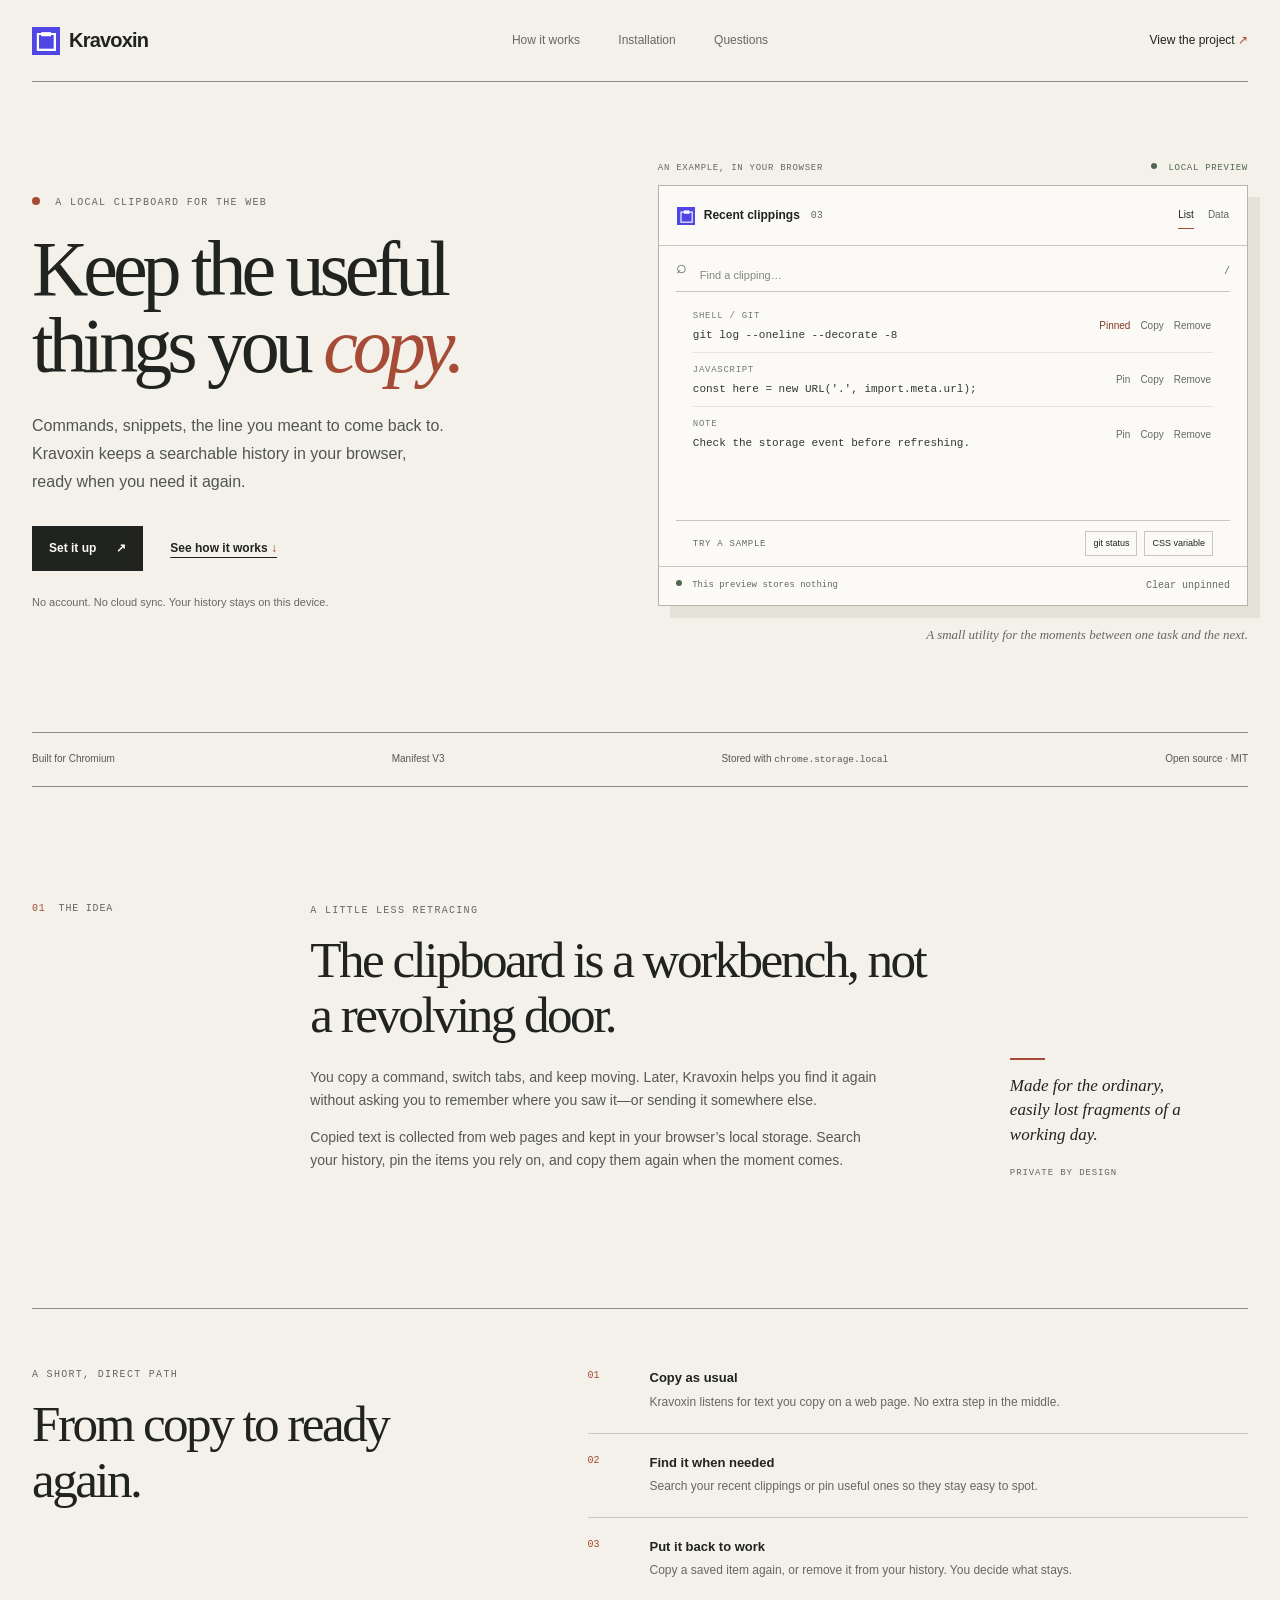
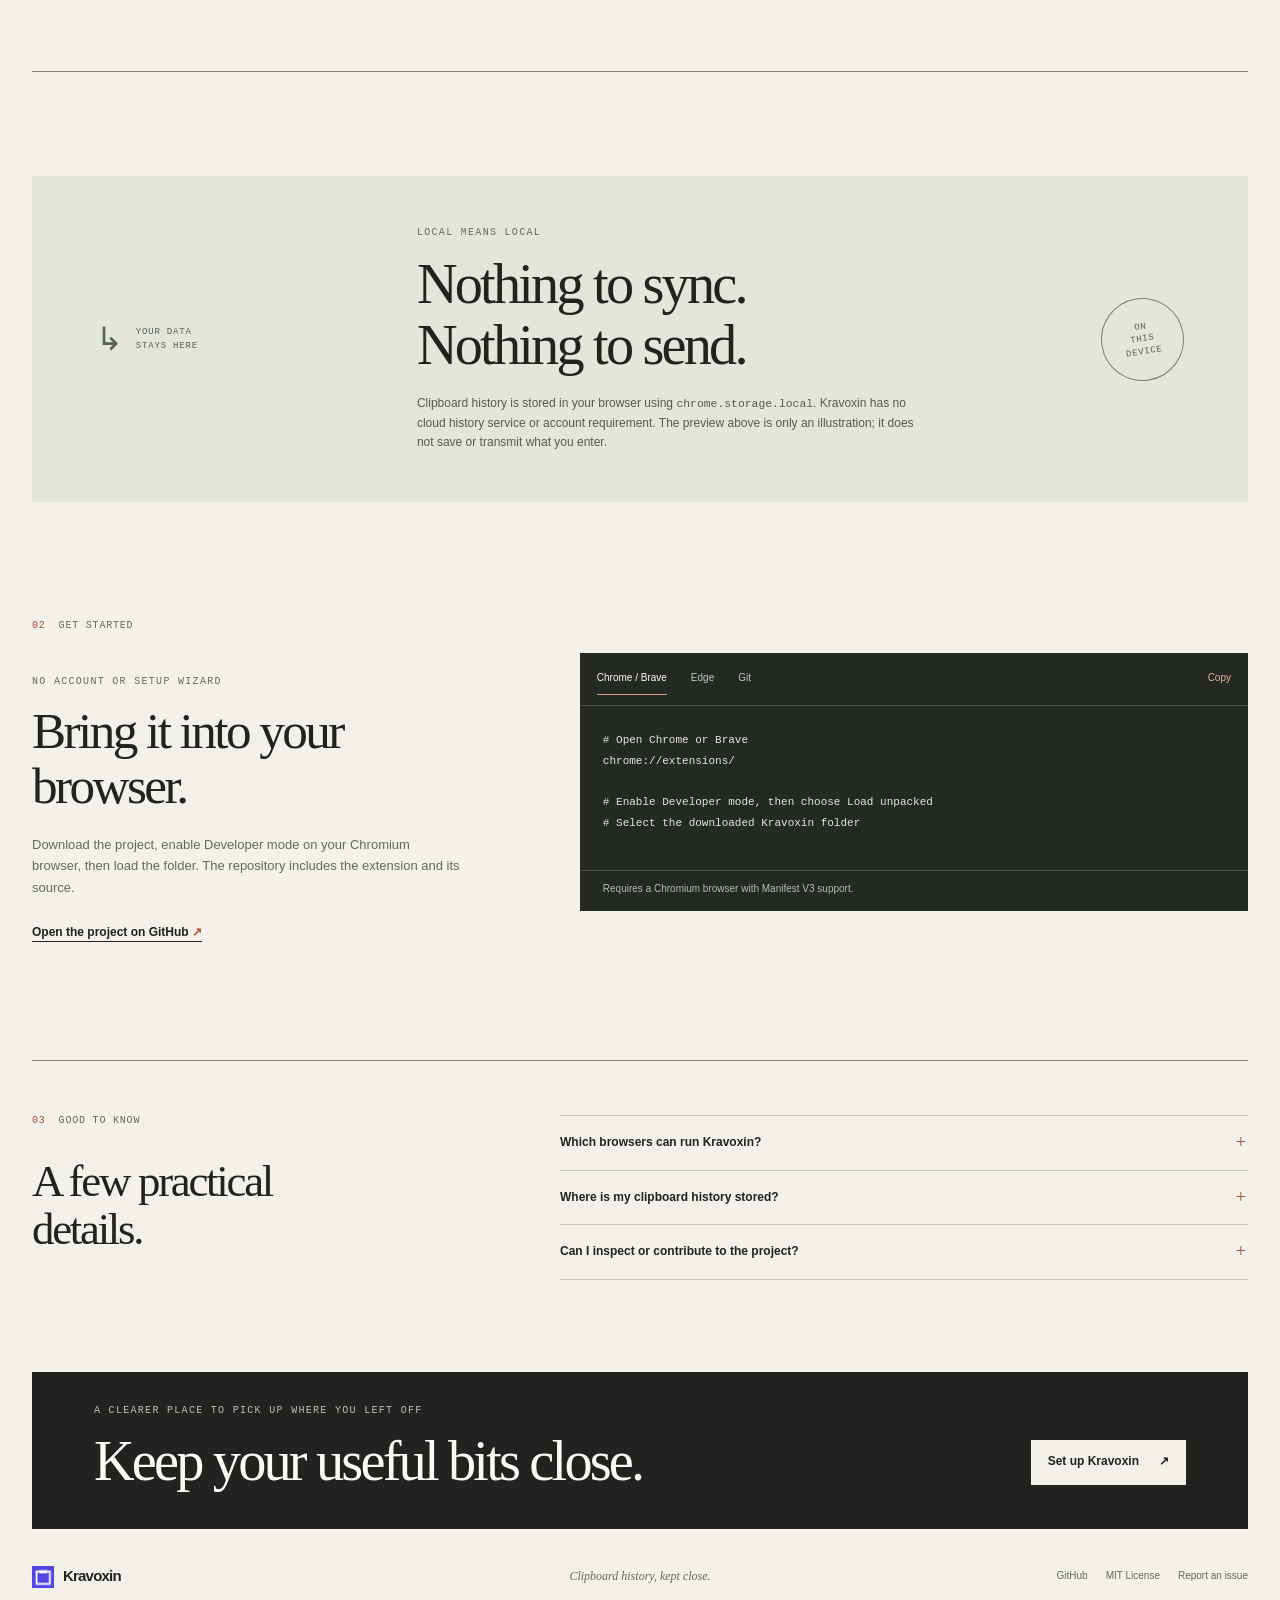
<file: index.html>
<!doctype html>
<html lang="en">
<head>
  <meta charset="utf-8">
  <meta name="viewport" content="width=device-width, initial-scale=1">
  <title>Kravoxin — A quieter place for what you copy</title>
  <meta name="description" content="Keep the commands, notes, and code you copy close at hand. Kravoxin is a private, local-first clipboard history extension for Chromium browsers.">
  <meta name="theme-color" content="#f3f1e9">
  <meta property="og:type" content="website">
  <meta property="og:title" content="Kravoxin — A quieter place for what you copy">
  <meta property="og:description" content="A private, local-first clipboard history for the browser.">
  <meta property="og:image" content="assets/banner.png">
  <link rel="icon" type="image/png" href="assets/icons/icon48.png">
  <link rel="canonical" href="https://rohan-shridhar.github.io/Kravoxin/">
  <link rel="stylesheet" href="style.css">
</head>
<body>
  <a class="skip-link" href="#main">Skip to content</a>

  <div class="page-shell">
    <header class="site-header">
      <a class="wordmark" href="#top" aria-label="Kravoxin home">
        <img src="assets/icons/icon48.png" alt="" width="28" height="28">
        <span>Kravoxin</span>
      </a>
      <nav class="site-nav" aria-label="Main navigation">
        <a href="#how-it-works">How it works</a>
        <a href="#install">Installation</a>
        <a href="#questions">Questions</a>
      </nav>
      <a class="header-link" href="https://github.com/Rohan-Shridhar/Kravoxin" target="_blank" rel="noopener noreferrer">
        View the project <span aria-hidden="true">↗</span>
      </a>
    </header>

    <main id="main">
      <section class="hero" id="top" aria-labelledby="hero-title">
        <div class="hero-copy">
          <p class="kicker"><span class="status-mark" aria-hidden="true"></span> A LOCAL CLIPBOARD FOR THE WEB</p>
          <h1 id="hero-title">Keep the useful things you <em>copy.</em></h1>
          <p class="hero-description">Commands, snippets, the line you meant to come back to. Kravoxin keeps a searchable history in your browser, ready when you need it again.</p>
          <div class="hero-actions">
            <a class="button button-dark" href="#install">Set it up <span aria-hidden="true">↗</span></a>
            <a class="text-link" href="#how-it-works">See how it works <span aria-hidden="true">↓</span></a>
          </div>
          <p class="hero-note">No account. No cloud sync. Your history stays on this device.</p>
        </div>

        <div class="preview-wrap" aria-label="Interactive example of the Kravoxin clipboard">
          <div class="preview-caption">
            <span>AN EXAMPLE, IN YOUR BROWSER</span>
            <span class="live-note"><i aria-hidden="true"></i> LOCAL PREVIEW</span>
          </div>
          <div class="clipboard">
            <div class="clipboard-head">
              <div class="clipboard-title">
                <img src="assets/icons/icon16.png" alt="" width="18" height="18">
                <span>Recent clippings</span>
                <span class="item-count" id="item-count">03</span>
              </div>
              <div class="view-switch" role="tablist" aria-label="Preview format">
                <button class="view-tab is-active" id="list-tab" type="button" role="tab" aria-selected="true" aria-controls="list-panel">List</button>
                <button class="view-tab" id="data-tab" type="button" role="tab" aria-selected="false" aria-controls="data-panel">Data</button>
              </div>
            </div>

            <div class="preview-search" id="list-panel" role="tabpanel" aria-labelledby="list-tab">
              <label class="sr-only" for="snippet-search">Search example clippings</label>
              <span class="search-mark" aria-hidden="true">⌕</span>
              <input id="snippet-search" type="search" placeholder="Find a clipping…" autocomplete="off">
              <kbd>/</kbd>
              <ol class="snippet-list" id="snippet-list" aria-live="polite"></ol>
              <div class="preview-add">
                <span>TRY A SAMPLE</span>
                <button type="button" class="sample-button" data-sample="git">git status</button>
                <button type="button" class="sample-button" data-sample="css">CSS variable</button>
              </div>
            </div>

            <pre class="data-panel" id="data-panel" role="tabpanel" aria-labelledby="data-tab" hidden><code id="data-output"></code></pre>
            <div class="clipboard-foot">
              <span><i aria-hidden="true"></i> This preview stores nothing</span>
              <button type="button" id="clear-unpinned">Clear unpinned</button>
            </div>
          </div>
          <p class="preview-aside">A small utility for the moments between one task and the next.</p>
        </div>
      </section>

      <div class="fact-line" aria-label="Product details">
        <span>Built for Chromium</span>
        <span>Manifest V3</span>
        <span>Stored with <code>chrome.storage.local</code></span>
        <span>Open source · MIT</span>
      </div>

      <section class="story-section" id="how-it-works" aria-labelledby="story-title">
        <div class="section-index">
          <span>01</span>
          <span>THE IDEA</span>
        </div>
        <div class="story-copy">
          <p class="kicker">A LITTLE LESS RETRACING</p>
          <h2 id="story-title">The clipboard is a workbench, not a revolving door.</h2>
          <p>You copy a command, switch tabs, and keep moving. Later, Kravoxin helps you find it again without asking you to remember where you saw it—or sending it somewhere else.</p>
          <p>Copied text is collected from web pages and kept in your browser’s local storage. Search your history, pin the items you rely on, and copy them again when the moment comes.</p>
        </div>
        <aside class="margin-note">
          <span class="note-rule" aria-hidden="true"></span>
          <p>Made for the ordinary, easily lost fragments of a working day.</p>
          <span class="note-credit">PRIVATE BY DESIGN</span>
        </aside>
      </section>

      <section class="process-section" aria-labelledby="process-title">
        <div class="process-heading">
          <p class="kicker">A SHORT, DIRECT PATH</p>
          <h2 id="process-title">From copy to ready again.</h2>
        </div>
        <ol class="process-list">
          <li>
            <span class="process-number">01</span>
            <div><h3>Copy as usual</h3><p>Kravoxin listens for text you copy on a web page. No extra step in the middle.</p></div>
          </li>
          <li>
            <span class="process-number">02</span>
            <div><h3>Find it when needed</h3><p>Search your recent clippings or pin useful ones so they stay easy to spot.</p></div>
          </li>
          <li>
            <span class="process-number">03</span>
            <div><h3>Put it back to work</h3><p>Copy a saved item again, or remove it from your history. You decide what stays.</p></div>
          </li>
        </ol>
      </section>

      <section class="privacy-section" aria-labelledby="privacy-title">
        <div class="privacy-label">
          <span class="privacy-symbol" aria-hidden="true">↳</span>
          <span>YOUR DATA<br>STAYS HERE</span>
        </div>
        <div class="privacy-copy">
          <p class="kicker">LOCAL MEANS LOCAL</p>
          <h2 id="privacy-title">Nothing to sync.<br>Nothing to send.</h2>
          <p>Clipboard history is stored in your browser using <code>chrome.storage.local</code>. Kravoxin has no cloud history service or account requirement. The preview above is only an illustration; it does not save or transmit what you enter.</p>
        </div>
        <div class="privacy-stamp" aria-label="Stored on this device">ON<br>THIS<br>DEVICE</div>
      </section>

      <section class="install-section" id="install" aria-labelledby="install-title">
        <div class="install-intro">
          <div class="section-index">
            <span>02</span>
            <span>GET STARTED</span>
          </div>
          <p class="kicker">NO ACCOUNT OR SETUP WIZARD</p>
          <h2 id="install-title">Bring it into your browser.</h2>
          <p>Download the project, enable Developer mode on your Chromium browser, then load the folder. The repository includes the extension and its source.</p>
          <a class="text-link" href="https://github.com/Rohan-Shridhar/Kravoxin" target="_blank" rel="noopener noreferrer">Open the project on GitHub <span aria-hidden="true">↗</span></a>
        </div>

        <div class="install-console">
          <div class="console-head">
            <div class="console-tabs" role="group" aria-label="Choose browser installation instructions">
              <button type="button" data-os="chrome" aria-pressed="true">Chrome / Brave</button>
              <button type="button" data-os="edge" aria-pressed="false">Edge</button>
              <button type="button" data-os="git" aria-pressed="false">Git</button>
            </div>
            <button type="button" class="copy-button" data-copy="commands" aria-label="Copy installation instructions">Copy</button>
          </div>
          <pre class="console-code"><code id="commands"># Open Chrome or Brave
chrome://extensions/

# Enable Developer mode, then choose Load unpacked
# Select the downloaded Kravoxin folder</code></pre>
          <p class="console-foot">Requires a Chromium browser with Manifest V3 support.</p>
        </div>
      </section>

      <section class="faq-section" id="questions" aria-labelledby="faq-title">
        <div class="faq-intro">
          <div class="section-index">
            <span>03</span>
            <span>GOOD TO KNOW</span>
          </div>
          <h2 id="faq-title">A few practical details.</h2>
        </div>
        <div class="faq-list">
          <details>
            <summary>Which browsers can run Kravoxin?</summary>
            <p>Kravoxin is built for modern Chromium-based browsers that support Manifest V3, including Chrome, Brave, and Microsoft Edge.</p>
          </details>
          <details>
            <summary>Where is my clipboard history stored?</summary>
            <p>In your browser’s local extension storage. The landing-page preview is separate and does not persist any sample data.</p>
          </details>
          <details>
            <summary>Can I inspect or contribute to the project?</summary>
            <p>Yes. The source and contribution information are available in the <a href="https://github.com/Rohan-Shridhar/Kravoxin" target="_blank" rel="noopener noreferrer">public GitHub repository</a>.</p>
          </details>
        </div>
      </section>

      <section class="closing" aria-labelledby="closing-title">
        <p class="kicker">A CLEARER PLACE TO PICK UP WHERE YOU LEFT OFF</p>
        <div class="closing-row">
          <h2 id="closing-title">Keep your useful bits close.</h2>
          <a class="button button-light" href="#install">Set up Kravoxin <span aria-hidden="true">↗</span></a>
        </div>
      </section>
    </main>

    <footer class="site-footer">
      <a class="wordmark" href="#top">
        <img src="assets/icons/icon48.png" alt="" width="24" height="24">
        <span>Kravoxin</span>
      </a>
      <p>Clipboard history, kept close.</p>
      <div class="footer-links">
        <a href="https://github.com/Rohan-Shridhar/Kravoxin" target="_blank" rel="noopener noreferrer">GitHub</a>
        <a href="https://github.com/Rohan-Shridhar/Kravoxin/blob/main/LICENSE" target="_blank" rel="noopener noreferrer">MIT License</a>
        <a href="https://github.com/Rohan-Shridhar/Kravoxin/issues" target="_blank" rel="noopener noreferrer">Report an issue</a>
      </div>
    </footer>
  </div>

  <div class="sr-only" role="status" aria-live="polite" id="page-status"></div>
  <script src="script.js"></script>
</body>
</html>
</file>
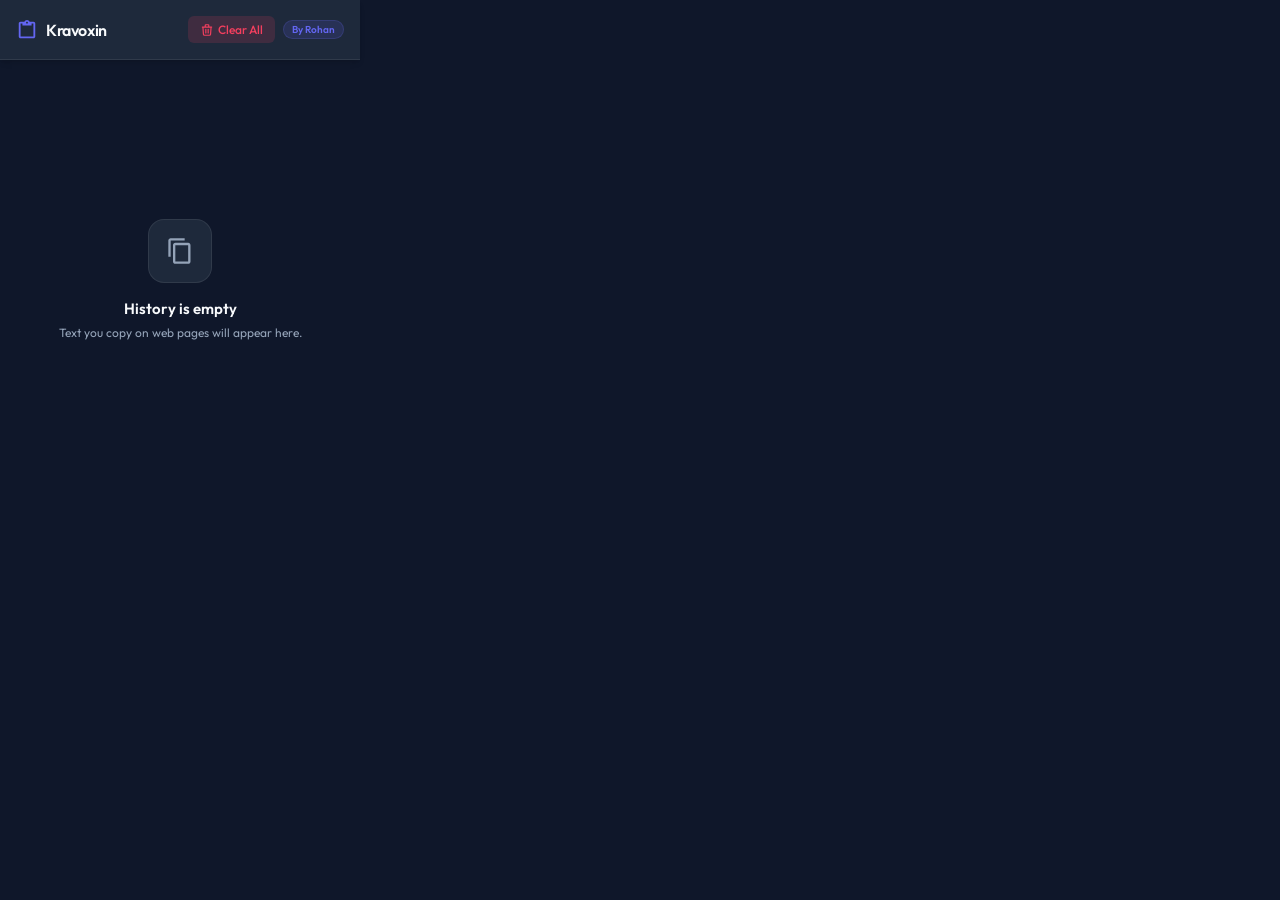
<file: popup/popup.html>
<!DOCTYPE html>
<html lang="en">
<head>
  <meta charset="UTF-8">
  <meta name="viewport" content="width=device-width, initial-scale=1.0">
  <title>Kravoxin</title>
  <link rel="preconnect" href="https://fonts.googleapis.com">
  <link rel="preconnect" href="https://fonts.gstatic.com" crossorigin>
  <link href="https://fonts.googleapis.com/css2?family=Outfit:wght@300;400;500;600;700&display=swap" rel="stylesheet">
  <link rel="stylesheet" href="popup.css">
</head>
<body>
  <div class="app-container">
    <header class="app-header">
      <div class="logo-area">
        <svg class="header-icon" viewBox="0 0 24 24" fill="none" xmlns="http://www.w3.org/2000/svg">
          <path d="M19 3H14.82C14.4 1.84 13.3 1 12 1C10.7 1 9.6 1.84 9.18 3H5C3.9 3 3 3.9 3 5V19C3 20.1 3.9 21 5 21H19C20.1 21 21 20.1 21 19V5C21 3.9 20.1 3 19 3ZM12 3C12.55 3 13 3.45 13 4C13 4.55 12.55 5 12 5C11.45 5 11 4.55 11 4C11 3.45 11.45 3 12 3ZM19 19H5V5H7V7H17V5H19V19Z" fill="currentColor"/>
        </svg>
        <h1>Kravoxin</h1>
      </div>
      <div class="header-actions">
        <button id="clear-all-btn" class="btn btn-clear-all" title="Clear all non-favorites">
          <svg fill="none" stroke="currentColor" stroke-width="2" viewBox="0 0 24 24" xmlns="http://www.w3.org/2000/svg">
            <path stroke-linecap="round" stroke-linejoin="round" d="M19 7l-.867 12.142A2 2 0 0116.138 21H7.862a2 2 0 01-1.995-1.858L5 7m5 4v6m4-6v6m1-10V4a1 1 0 00-1-1h-4a1 1 0 00-1 1v3M4 7h16"></path>
          </svg>
          <span>Clear All</span>
        </button>
        <a href="https://rohan-mirjankar.carrd.co/" target="_blank" class="badge">By Rohan</a>
      </div>
    </header>

    <main class="app-main">
      <div id="empty-state" class="empty-state">
        <div class="empty-icon-container">
          <svg class="empty-icon" viewBox="0 0 24 24" fill="none" xmlns="http://www.w3.org/2000/svg">
            <path d="M16 1H4C2.9 1 2 1.9 2 3V17H4V3H16V1ZM19 5H8C6.9 5 6 5.9 6 7V21C6 22.1 6.9 23 8 23H19C20.1 23 21 22.1 21 21V7C21 5.9 20.1 5 19 5ZM19 21H8V7H19V21Z" fill="currentColor"/>
          </svg>
        </div>
        <p class="empty-title">History is empty</p>
        <p class="empty-subtitle">Text you copy on web pages will appear here.</p>
      </div>

      <ul id="history-list" class="history-list">
        <!-- Dynamic items will be inserted here -->
      </ul>
    </main>

    <div id="status-message" class="status-message" role="status" aria-live="polite"></div>
  </div>

  <script src="../scripts/storage.js"></script>
  <script src="popup.js"></script>
</body>
</html>
</file>
<file: style.css>
:root {
  color-scheme: light;
  --paper: #f3f1e9;
  --paper-deep: #e9e6dc;
  --surface: #fbfaf6;
  --ink: #20231f;
  --muted: #656960;
  --line: #c9c8bd;
  --line-dark: #898b80;
  --rust: #a64b35;
  --rust-dark: #813824;
  --green: #52654e;
  --mono: "SFMono-Regular", Consolas, "Liberation Mono", monospace;
  --sans: "Segoe UI", "Helvetica Neue", Arial, sans-serif;
  --serif: Georgia, "Times New Roman", serif;
}

* {
  box-sizing: border-box;
}

html {
  scroll-behavior: smooth;
  scroll-padding-top: 24px;
}

body {
  margin: 0;
  background: var(--paper);
  color: var(--ink);
  font-family: var(--sans);
  font-size: 15px;
  line-height: 1.65;
  -webkit-font-smoothing: antialiased;
}

button,
input {
  font: inherit;
}

button,
a {
  -webkit-tap-highlight-color: transparent;
}

a {
  color: inherit;
  text-underline-offset: 4px;
}

button:focus-visible,
a:focus-visible,
input:focus-visible,
summary:focus-visible {
  outline: 2px solid var(--rust);
  outline-offset: 4px;
}

.page-shell {
  width: min(100% - 64px, 1360px);
  margin-inline: auto;
}

.skip-link {
  position: absolute;
  top: -60px;
  left: 16px;
  z-index: 5;
  padding: 8px 12px;
  background: var(--ink);
  color: var(--surface);
}

.skip-link:focus {
  top: 12px;
}

.sr-only {
  position: absolute;
  width: 1px;
  height: 1px;
  padding: 0;
  margin: -1px;
  overflow: hidden;
  clip: rect(0, 0, 0, 0);
  white-space: nowrap;
  border: 0;
}

.site-header {
  min-height: 82px;
  display: grid;
  grid-template-columns: 1fr auto 1fr;
  align-items: center;
  gap: 24px;
  border-bottom: 1px solid var(--line-dark);
}

.wordmark {
  width: fit-content;
  display: inline-flex;
  align-items: center;
  gap: 9px;
  font-size: 20px;
  font-weight: 700;
  letter-spacing: -0.8px;
  text-decoration: none;
}

.wordmark img {
  display: block;
}

.site-nav,
.footer-links {
  display: flex;
  align-items: center;
  gap: clamp(18px, 3vw, 42px);
}

.site-nav a,
.header-link,
.footer-links a {
  font-size: 12px;
  text-decoration: none;
}

.site-nav a {
  color: var(--muted);
}

.site-nav a:hover,
.footer-links a:hover {
  color: var(--rust-dark);
}

.header-link {
  justify-self: end;
}

.header-link span,
.text-link span {
  color: var(--rust);
}

.hero {
  min-height: 650px;
  display: grid;
  grid-template-columns: minmax(0, 0.94fr) minmax(440px, 1.06fr);
  align-items: center;
  gap: clamp(48px, 8vw, 128px);
  padding-block: 74px 82px;
}

.hero-copy {
  max-width: 570px;
  padding-block: 20px;
}

.kicker {
  margin: 0 0 20px;
  color: var(--muted);
  font: 10px/1.5 var(--mono);
  letter-spacing: 0.13em;
  text-transform: uppercase;
}

.status-mark {
  width: 8px;
  height: 8px;
  display: inline-block;
  margin-right: 8px;
  background: var(--rust);
  border-radius: 50%;
}

h1,
h2,
h3,
p {
  overflow-wrap: break-word;
}

h1 {
  max-width: 580px;
  margin: 0;
  font: 400 clamp(54px, 6.1vw, 88px)/0.99 var(--serif);
  letter-spacing: -0.065em;
}

h1 em {
  color: var(--rust);
  font-weight: 400;
}

.hero-description {
  max-width: 415px;
  margin: 28px 0 0;
  color: #51564e;
  font-size: 16px;
  line-height: 1.75;
}

.hero-actions {
  display: flex;
  align-items: center;
  gap: 27px;
  margin-top: 30px;
}

.button {
  min-height: 45px;
  display: inline-flex;
  align-items: center;
  justify-content: center;
  gap: 20px;
  padding: 10px 17px;
  font-size: 12px;
  font-weight: 600;
  text-decoration: none;
  transition: background-color 140ms ease, color 140ms ease;
}

.button-dark {
  background: var(--ink);
  color: var(--surface);
}

.button-dark:hover {
  background: var(--rust-dark);
}

.text-link {
  font-size: 12px;
  font-weight: 600;
  text-decoration-thickness: 1px;
  text-underline-offset: 5px;
}

.hero-note {
  margin: 22px 0 0;
  color: var(--muted);
  font-size: 11px;
}

.preview-wrap {
  max-width: 630px;
  justify-self: end;
  width: 100%;
}

.preview-caption,
.clipboard-foot {
  display: flex;
  align-items: center;
  justify-content: space-between;
  gap: 12px;
  color: var(--muted);
  font: 9px/1.5 var(--mono);
  letter-spacing: 0.08em;
}

.preview-caption {
  padding: 0 0 10px;
}

.live-note {
  color: var(--green);
}

.live-note i,
.clipboard-foot > span i {
  width: 6px;
  height: 6px;
  display: inline-block;
  margin-right: 5px;
  background: var(--green);
  border-radius: 50%;
  vertical-align: 1px;
}

.clipboard {
  border: 1px solid #b5b6ab;
  background: var(--surface);
  box-shadow: 12px 12px 0 #e4e1d7;
}

.clipboard-head {
  min-height: 60px;
  display: flex;
  align-items: center;
  justify-content: space-between;
  gap: 16px;
  padding: 12px 18px;
  border-bottom: 1px solid var(--line);
}

.clipboard-title {
  display: flex;
  align-items: center;
  gap: 9px;
  font-size: 12px;
  font-weight: 650;
}

.clipboard-title img {
  display: block;
}

.item-count {
  margin-left: 2px;
  color: var(--muted);
  font: 10px var(--mono);
}

.view-switch {
  display: flex;
  gap: 14px;
}

.view-tab {
  padding: 5px 0;
  border: 0;
  border-bottom: 1px solid transparent;
  background: transparent;
  color: var(--muted);
  font-size: 10px;
  cursor: pointer;
}

.view-tab.is-active {
  border-color: var(--rust);
  color: var(--ink);
}

.preview-search {
  padding: 12px 17px 0;
}

.search-mark {
  position: absolute;
  color: var(--muted);
  font-size: 18px;
  line-height: 1;
}

.preview-search input {
  width: 100%;
  min-height: 34px;
  padding: 0 36px 0 24px;
  border: 0;
  border-bottom: 1px solid var(--line);
  border-radius: 0;
  background: transparent;
  color: var(--ink);
  font-size: 11px;
}

.preview-search input::placeholder {
  color: #85877e;
}

kbd {
  float: right;
  margin-top: -26px;
  color: var(--muted);
  font: 10px var(--mono);
}

.snippet-list {
  min-height: 228px;
  margin: 0;
  padding: 7px 17px 0;
  list-style: none;
}

.snippet-row {
  display: grid;
  grid-template-columns: minmax(0, 1fr) auto;
  gap: 10px;
  padding: 11px 0 9px;
  border-bottom: 1px solid #e6e5dc;
}

.snippet-row:last-child {
  border-bottom: 0;
}

.snippet-main {
  min-width: 0;
}

.snippet-label {
  display: block;
  overflow: hidden;
  color: #777a71;
  font: 9px/1.4 var(--mono);
  letter-spacing: 0.08em;
  text-overflow: ellipsis;
  text-transform: uppercase;
  white-space: nowrap;
}

.snippet-text {
  display: block;
  margin-top: 4px;
  overflow: hidden;
  color: #33372f;
  font: 11px/1.5 var(--mono);
  text-overflow: ellipsis;
  white-space: nowrap;
}

.snippet-actions {
  display: flex;
  align-items: center;
  gap: 6px;
}

.snippet-actions button,
.clipboard-foot button {
  padding: 4px 2px;
  border: 0;
  background: transparent;
  color: var(--muted);
  font-size: 10px;
  cursor: pointer;
}

.snippet-actions button:hover,
.clipboard-foot button:hover,
.snippet-actions .is-pinned {
  color: var(--rust-dark);
}

.empty-state {
  padding: 44px 0;
  color: var(--muted);
  font-size: 11px;
  text-align: center;
}

.preview-add {
  display: flex;
  flex-wrap: wrap;
  align-items: center;
  gap: 7px;
  padding: 10px 17px;
  border-top: 1px solid var(--line);
}

.preview-add > span {
  margin-right: auto;
  color: var(--muted);
  font: 9px var(--mono);
  letter-spacing: 0.08em;
}

.sample-button {
  padding: 4px 7px;
  border: 1px solid var(--line);
  background: transparent;
  color: var(--ink);
  font-size: 9px;
  cursor: pointer;
}

.sample-button:hover {
  border-color: var(--rust);
  color: var(--rust-dark);
}

.data-panel {
  min-height: 300px;
  max-height: 360px;
  overflow: auto;
  margin: 0;
  padding: 17px;
  background: #eae8df;
  color: #454940;
  font: 10px/1.6 var(--mono);
  white-space: pre-wrap;
  overflow-wrap: anywhere;
}

.clipboard-foot {
  min-height: 39px;
  padding: 8px 17px;
  border-top: 1px solid var(--line);
  letter-spacing: 0;
}

.clipboard-foot button {
  padding: 2px 0;
  font-family: var(--mono);
}

.preview-aside {
  margin: 19px 0 0;
  color: var(--muted);
  font: italic 13px/1.5 var(--serif);
  text-align: right;
}

.fact-line {
  display: flex;
  flex-wrap: wrap;
  justify-content: space-between;
  gap: 12px 24px;
  padding: 18px 0;
  border-top: 1px solid var(--line-dark);
  border-bottom: 1px solid var(--line-dark);
  color: #555950;
  font-size: 10px;
}

.fact-line code,
.privacy-copy code {
  font: 0.95em var(--mono);
}

.story-section {
  display: grid;
  grid-template-columns: minmax(120px, 0.55fr) minmax(0, 1.7fr) minmax(150px, 0.65fr);
  gap: clamp(26px, 6vw, 90px);
  padding-block: 116px 122px;
}

.section-index {
  display: flex;
  align-items: baseline;
  gap: 13px;
  color: var(--muted);
  font: 10px var(--mono);
  letter-spacing: 0.08em;
}

.section-index span:first-child {
  color: var(--rust);
}

.story-copy {
  max-width: 620px;
}

.story-copy .kicker,
.process-heading .kicker,
.privacy-copy .kicker,
.install-intro .kicker {
  margin-bottom: 14px;
}

.story-copy h2,
.process-heading h2,
.privacy-copy h2,
.install-intro h2,
.faq-intro h2 {
  margin: 0;
  font: 400 clamp(36px, 4vw, 54px)/1.08 var(--serif);
  letter-spacing: -0.05em;
}

.story-copy > p:not(.kicker) {
  max-width: 580px;
  color: #555950;
  font-size: 14px;
}

.story-copy > p:nth-of-type(2) {
  margin-top: 24px;
}

.margin-note {
  align-self: end;
  max-width: 190px;
  margin-bottom: 4px;
}

.note-rule {
  width: 35px;
  height: 2px;
  display: block;
  background: var(--rust);
}

.margin-note p {
  margin: 14px 0 10px;
  font: italic 17px/1.45 var(--serif);
}

.note-credit {
  color: var(--muted);
  font: 9px var(--mono);
  letter-spacing: 0.1em;
}

.process-section {
  display: grid;
  grid-template-columns: minmax(220px, 0.8fr) minmax(0, 1.2fr);
  gap: clamp(40px, 9vw, 140px);
  padding: 58px 0 70px;
  border-top: 1px solid var(--line-dark);
  border-bottom: 1px solid var(--line-dark);
}

.process-heading h2 {
  max-width: 360px;
}

.process-list {
  margin: 0;
  padding: 0;
  list-style: none;
}

.process-list li {
  display: grid;
  grid-template-columns: 45px minmax(0, 1fr);
  gap: 17px;
  padding: 0 0 20px;
}

.process-list li + li {
  padding-top: 18px;
  border-top: 1px solid var(--line);
}

.process-number {
  padding-top: 3px;
  color: var(--rust);
  font: 10px var(--mono);
}

.process-list h3 {
  margin: 0;
  font-size: 13px;
  font-weight: 650;
}

.process-list p {
  max-width: 430px;
  margin: 4px 0 0;
  color: var(--muted);
  font-size: 12px;
}

.privacy-section {
  position: relative;
  display: grid;
  grid-template-columns: minmax(130px, 0.7fr) minmax(0, 1.6fr) minmax(100px, 0.45fr);
  align-items: center;
  gap: clamp(28px, 7vw, 100px);
  margin-block: 104px;
  padding: 49px clamp(24px, 5vw, 68px);
  background: #e5e6db;
}

.privacy-label {
  display: flex;
  align-items: center;
  gap: 12px;
  color: var(--green);
  font: 9px/1.6 var(--mono);
  letter-spacing: 0.09em;
}

.privacy-symbol {
  font: 32px/1 var(--serif);
}

.privacy-copy {
  max-width: 555px;
}

.privacy-copy h2 {
  font-size: clamp(39px, 4.4vw, 59px);
}

.privacy-copy > p:last-child {
  max-width: 505px;
  margin: 18px 0 0;
  color: #555b50;
  font-size: 12px;
}

.privacy-stamp {
  justify-self: end;
  width: 83px;
  height: 83px;
  display: grid;
  place-content: center;
  border: 1px solid #77816f;
  border-radius: 50%;
  color: var(--green);
  font: 9px/1.35 var(--mono);
  letter-spacing: 0.08em;
  text-align: center;
  transform: rotate(-9deg);
}

.install-section {
  display: grid;
  grid-template-columns: minmax(250px, 0.8fr) minmax(0, 1.2fr);
  align-items: center;
  gap: clamp(42px, 8vw, 120px);
  padding-block: 14px 116px;
}

.install-intro .section-index {
  margin-bottom: 43px;
}

.install-intro h2 {
  max-width: 420px;
}

.install-intro > p:not(.kicker) {
  max-width: 430px;
  margin: 20px 0 21px;
  color: var(--muted);
  font-size: 13px;
}

.install-console {
  min-width: 0;
  background: #252923;
  color: #e9e9df;
}

.console-head {
  min-height: 53px;
  display: flex;
  align-items: center;
  justify-content: space-between;
  gap: 12px;
  padding: 8px 17px;
  border-bottom: 1px solid #4a4e45;
}

.console-tabs {
  display: flex;
  flex-wrap: wrap;
  gap: clamp(10px, 2vw, 24px);
}

.console-tabs button,
.copy-button {
  min-height: 32px;
  padding: 4px 0;
  border: 0;
  border-bottom: 1px solid transparent;
  background: transparent;
  color: #c2c6bb;
  font-size: 10px;
  cursor: pointer;
}

.console-tabs button[aria-pressed="true"] {
  border-bottom-color: #db977f;
  color: #fffaf0;
}

.copy-button {
  flex: 0 0 auto;
  color: #e6b09b;
}

.copy-button:hover {
  color: #fff;
}

.console-code {
  min-height: 164px;
  margin: 0;
  padding: 24px 23px 15px;
  overflow: auto;
  color: #e4e6dc;
  font: 11px/1.9 var(--mono);
  white-space: pre-wrap;
}

.console-foot {
  margin: 0;
  padding: 10px 23px 14px;
  border-top: 1px solid #4a4e45;
  color: #b6baaf;
  font-size: 10px;
}

.faq-section {
  display: grid;
  grid-template-columns: minmax(220px, 0.75fr) minmax(0, 1.25fr);
  gap: clamp(40px, 9vw, 140px);
  padding: 54px 0 92px;
  border-top: 1px solid var(--line-dark);
}

.faq-intro .section-index {
  margin-bottom: 31px;
}

.faq-intro h2 {
  max-width: 330px;
  font-size: clamp(34px, 3.5vw, 47px);
}

.faq-list details {
  border-bottom: 1px solid var(--line);
}

.faq-list details:first-child {
  border-top: 1px solid var(--line);
}

.faq-list summary {
  position: relative;
  padding: 17px 28px 17px 0;
  font-size: 12px;
  font-weight: 600;
  list-style: none;
  cursor: pointer;
}

.faq-list summary::-webkit-details-marker {
  display: none;
}

.faq-list summary::after {
  position: absolute;
  right: 2px;
  color: var(--rust);
  content: "+";
  font: 18px/1 var(--serif);
}

.faq-list details[open] summary::after {
  content: "−";
}

.faq-list details p {
  max-width: 540px;
  margin: -3px 0 17px;
  color: var(--muted);
  font-size: 12px;
}

.closing {
  padding: 31px clamp(22px, 5vw, 62px) 36px;
  background: var(--ink);
  color: var(--surface);
}

.closing .kicker {
  margin-bottom: 13px;
  color: #bdc0b5;
}

.closing-row {
  display: flex;
  align-items: center;
  justify-content: space-between;
  gap: 24px;
}

.closing h2 {
  margin: 0;
  font: 400 clamp(33px, 4.4vw, 58px)/1.1 var(--serif);
  letter-spacing: -0.05em;
}

.button-light {
  flex: 0 0 auto;
  background: var(--paper);
  color: var(--ink);
}

.button-light:hover {
  background: #e4b09b;
}

.site-footer {
  min-height: 95px;
  display: grid;
  grid-template-columns: 1fr auto 1fr;
  align-items: center;
  gap: 20px;
}

.site-footer .wordmark {
  font-size: 15px;
}

.site-footer .wordmark img {
  width: 22px;
  height: 22px;
}

.site-footer > p {
  margin: 0;
  color: var(--muted);
  font: italic 12px var(--serif);
}

.footer-links {
  justify-self: end;
  gap: 18px;
}

.footer-links a {
  color: var(--muted);
  font-size: 10px;
}

.toast {
  position: fixed;
  right: 24px;
  bottom: 24px;
  z-index: 10;
  max-width: min(340px, calc(100vw - 32px));
  padding: 11px 15px;
  background: var(--ink);
  color: var(--surface);
  font-size: 12px;
  box-shadow: 0 4px 18px #20231f24;
}

@media (max-width: 900px) {
  .page-shell {
    width: min(100% - 40px, 720px);
  }

  .hero {
    min-height: auto;
    grid-template-columns: 1fr;
    gap: 52px;
    padding-block: 72px 64px;
  }

  .hero-copy {
    max-width: 620px;
  }

  .preview-wrap {
    max-width: 650px;
    justify-self: center;
  }

  .story-section {
    grid-template-columns: 130px minmax(0, 1fr);
    gap: 24px 42px;
    padding-block: 84px;
  }

  .margin-note {
    grid-column: 2;
    justify-self: end;
  }

  .privacy-section {
    grid-template-columns: 130px minmax(0, 1fr);
    gap: 20px 36px;
    margin-block: 78px;
  }

  .privacy-stamp {
    grid-column: 1;
    grid-row: 2;
    justify-self: start;
  }

  .privacy-copy {
    grid-column: 2;
    grid-row: 1 / span 2;
  }
}

@media (max-width: 620px) {
  .page-shell {
    width: min(100% - 32px, 520px);
  }

  .site-header {
    min-height: 70px;
    grid-template-columns: 1fr auto;
    gap: 12px;
  }

  .wordmark {
    font-size: 18px;
  }

  .site-nav {
    grid-row: 2;
    grid-column: 1 / -1;
    justify-content: space-between;
    padding: 0 0 12px;
  }

  .site-nav a {
    font-size: 11px;
  }

  .header-link {
    align-self: start;
    padding-top: 4px;
    font-size: 10px;
  }

  .hero {
    gap: 39px;
    padding-block: 55px 45px;
  }

  h1 {
    font-size: clamp(49px, 14vw, 72px);
  }

  .hero-description {
    margin-top: 21px;
    font-size: 14px;
  }

  .hero-actions {
    gap: 19px;
  }

  .clipboard {
    box-shadow: 6px 6px 0 #e4e1d7;
  }

  .clipboard-head {
    padding-inline: 12px;
  }

  .preview-search {
    padding-inline: 12px;
  }

  .snippet-list {
    min-height: 214px;
    padding-inline: 12px;
  }

  .snippet-row {
    gap: 4px;
  }

  .snippet-actions {
    gap: 4px;
  }

  .snippet-actions button {
    font-size: 9px;
  }

  .preview-add,
  .clipboard-foot {
    padding-inline: 12px;
  }

  .fact-line {
    justify-content: flex-start;
    column-gap: 19px;
    padding-block: 14px;
    font-size: 9px;
  }

  .story-section {
    grid-template-columns: 1fr;
    gap: 23px;
    padding-block: 67px;
  }

  .story-copy {
    grid-column: 1;
  }

  .margin-note {
    grid-column: 1;
    justify-self: start;
    margin-left: 15%;
  }

  .story-copy h2,
  .process-heading h2,
  .privacy-copy h2,
  .install-intro h2,
  .faq-intro h2 {
    font-size: clamp(35px, 9vw, 48px);
  }

  .process-section {
    grid-template-columns: 1fr;
    gap: 31px;
    padding-block: 40px 42px;
  }

  .process-list li {
    grid-template-columns: 33px minmax(0, 1fr);
    gap: 12px;
  }

  .privacy-section {
    grid-template-columns: 1fr auto;
    gap: 25px 12px;
    margin-block: 63px;
    padding: 30px 21px;
  }

  .privacy-label {
    grid-column: 1;
    grid-row: 1;
  }

  .privacy-copy {
    grid-column: 1 / -1;
    grid-row: 2;
  }

  .privacy-stamp {
    grid-column: 2;
    grid-row: 1;
    width: 67px;
    height: 67px;
    font-size: 8px;
  }

  .install-section {
    grid-template-columns: 1fr;
    gap: 30px;
    padding-bottom: 76px;
  }

  .install-intro .section-index {
    margin-bottom: 34px;
  }

  .console-head {
    padding-inline: 12px;
  }

  .console-tabs {
    gap: 12px;
  }

  .console-tabs button {
    font-size: 9px;
  }

  .console-code {
    padding-inline: 15px;
    font-size: 10px;
  }

  .console-foot {
    padding-inline: 15px;
  }

  .faq-section {
    grid-template-columns: 1fr;
    gap: 28px;
    padding-block: 42px 65px;
  }

  .faq-intro .section-index {
    margin-bottom: 24px;
  }

  .closing {
    padding: 24px 19px 25px;
  }

  .closing-row {
    align-items: flex-start;
    flex-direction: column;
    gap: 19px;
  }

  .site-footer {
    grid-template-columns: 1fr auto;
    padding-block: 20px;
  }

  .site-footer > p {
    display: none;
  }

  .footer-links {
    flex-wrap: wrap;
    gap: 8px 13px;
  }
}

@media (prefers-reduced-motion: reduce) {
  *,
  *::before,
  *::after {
    scroll-behavior: auto !important;
    transition-duration: 0.01ms !important;
  }
}

@media print {
  body {
    background: #fff;
  }

  .site-nav,
  .header-link,
  .hero-actions,
  .preview-wrap,
  .install-console,
  .button {
    display: none;
  }
}
</file>
<file: popup/popup.css>
:root {
  --bg-primary: #0f172a;
  --bg-secondary: #1e293b;
  --bg-card: #1e293b;
  --bg-card-hover: #334155;
  --border-color: rgba(255, 255, 255, 0.08);
  --text-primary: #f8fafc;
  --text-secondary: #94a3b8;
  --primary-color: #6366f1;
  --primary-glow: rgba(99, 102, 241, 0.15);
  --success-color: #14b8a6;
  --success-glow: rgba(20, 184, 166, 0.15);
  --danger-color: #f43f5e;
  --danger-glow: rgba(244, 63, 94, 0.15);
  --favorite-color: #f59e0b;
  --favorite-glow: rgba(245, 158, 11, 0.16);
  --font-sans: 'Outfit', -apple-system, BlinkMacSystemFont, "Segoe UI", Roboto, sans-serif;
  --transition-fast: 0.2s cubic-bezier(0.4, 0, 0.2, 1);
  --transition-normal: 0.3s cubic-bezier(0.4, 0, 0.2, 1);
}

* {
  box-sizing: border-box;
  margin: 0;
  padding: 0;
}

body {
  width: 360px;
  height: 500px;
  background-color: var(--bg-primary);
  color: var(--text-primary);
  font-family: var(--font-sans);
  overflow: hidden;
}

.app-container {
  display: flex;
  flex-direction: column;
  height: 100%;
}

/* Header Styling */
.app-header {
  display: flex;
  align-items: center;
  justify-content: space-between;
  padding: 16px;
  background-color: var(--bg-secondary);
  border-bottom: 1px solid var(--border-color);
  box-shadow: 0 4px 6px -1px rgba(0, 0, 0, 0.1), 0 2px 4px -2px rgba(0, 0, 0, 0.1);
}

.logo-area {
  display: flex;
  align-items: center;
  gap: 8px;
}

.header-icon {
  width: 22px;
  height: 22px;
  color: var(--primary-color);
}

.app-header h1 {
  font-size: 16px;
  font-weight: 600;
  letter-spacing: -0.025em;
  color: var(--text-primary);
}

.badge {
  font-size: 10px;
  font-weight: 600;
  background-color: var(--primary-glow);
  color: var(--primary-color);
  padding: 2px 8px;
  border-radius: 9999px;
  border: 1px solid rgba(99, 102, 241, 0.2);
  text-decoration: none;
}

.header-actions {
  display: flex;
  align-items: center;
  gap: 8px;
}

.btn-clear-all {
  padding: 4px 8px;
  font-size: 11px;
  background-color: var(--danger-glow);
  color: var(--danger-color);
  border: 1px solid rgba(244, 63, 94, 0.2);
}

.btn-clear-all:hover {
  background-color: var(--danger-color);
  color: #ffffff;
  box-shadow: 0 0 8px var(--danger-glow);
}


/* Main Area */
.app-main {
  flex: 1;
  overflow-y: auto;
  padding: 16px;
  position: relative;
}

/* Custom Scrollbar */
.app-main::-webkit-scrollbar {
  width: 6px;
}

.app-main::-webkit-scrollbar-track {
  background: transparent;
}

.app-main::-webkit-scrollbar-thumb {
  background: var(--bg-card-hover);
  border-radius: 9999px;
}

.app-main::-webkit-scrollbar-thumb:hover {
  background: var(--primary-color);
}

/* Empty State */
.empty-state {
  display: flex;
  flex-direction: column;
  align-items: center;
  justify-content: center;
  height: 100%;
  text-align: center;
  padding: 24px;
}

.empty-icon-container {
  width: 64px;
  height: 64px;
  border-radius: 16px;
  background: var(--bg-secondary);
  display: flex;
  align-items: center;
  justify-content: center;
  margin-bottom: 16px;
  border: 1px solid var(--border-color);
}

.empty-icon {
  width: 28px;
  height: 28px;
  color: var(--text-secondary);
}

.empty-title {
  font-size: 15px;
  font-weight: 600;
  margin-bottom: 6px;
  color: var(--text-primary);
}

.empty-subtitle {
  font-size: 12px;
  color: var(--text-secondary);
  line-height: 1.5;
}

/* History List & Items */
.history-list {
  list-style: none;
  display: flex;
  flex-direction: column;
  gap: 12px;
}

.history-item {
  background-color: var(--bg-card);
  border: 1px solid var(--border-color);
  border-radius: 12px;
  padding: 12px;
  display: flex;
  flex-direction: column;
  gap: 10px;
  transition: transform var(--transition-fast), border-color var(--transition-fast), box-shadow var(--transition-fast);
}

.history-item:hover {
  transform: translateY(-2px);
  border-color: rgba(99, 102, 241, 0.3);
  box-shadow: 0 4px 12px rgba(0, 0, 0, 0.2);
}

.item-content {
  font-size: 13.5px;
  line-height: 1.5;
  color: var(--text-primary);
  white-space: pre-wrap;
  word-break: break-word;
  display: -webkit-box;
  -webkit-line-clamp: 2;
  -webkit-box-orient: vertical;
  overflow: hidden;
  text-overflow: ellipsis;
}

.item-timestamp {
  display: block;
  color: var(--text-secondary);
  font-size: 10px;
  font-variant-numeric: tabular-nums;
  letter-spacing: 0.04em;
  line-height: 1.3;
}

/* Small custom scrollbar for text cards if they overflow */
.item-content::-webkit-scrollbar {
  width: 4px;
}

.item-content::-webkit-scrollbar-track {
  background: transparent;
}

.item-content::-webkit-scrollbar-thumb {
  background: rgba(255, 255, 255, 0.1);
  border-radius: 9999px;
}

/* Action Buttons */
.item-actions {
  display: flex;
  align-items: center;
  justify-content: flex-end;
  gap: 8px;
  border-top: 1px solid var(--border-color);
  padding-top: 8px;
}

.btn {
  font-family: var(--font-sans);
  font-size: 12px;
  font-weight: 500;
  padding: 6px 12px;
  border-radius: 6px;
  border: none;
  cursor: pointer;
  display: inline-flex;
  align-items: center;
  gap: 4px;
  transition: background-color var(--transition-fast), color var(--transition-fast), box-shadow var(--transition-fast);
}

.btn-favorite {
  padding: 6px;
  background-color: transparent;
  color: var(--text-secondary);
  border: 1px solid rgba(255, 255, 255, 0.08);
}

.btn-favorite:hover,
.btn-favorite[aria-pressed="true"] {
  background-color: var(--favorite-glow);
  color: var(--favorite-color);
  box-shadow: 0 0 8px var(--favorite-glow);
}

.btn-favorite svg {
  width: 16px;
  height: 16px;
}

.btn-copy {
  background-color: var(--primary-glow);
  color: var(--primary-color);
  border: 1px solid rgba(99, 102, 241, 0.1);
}

.btn-copy:hover {
  background-color: var(--primary-color);
  color: white;
  box-shadow: 0 0 8px var(--primary-color);
}

.btn-cut {
  background-color: var(--success-glow);
  color: var(--success-color);
  border: 1px solid rgba(20, 184, 166, 0.1);
}

.btn-cut:hover:not(:disabled) {
  background-color: var(--success-color);
  color: white;
  box-shadow: 0 0 8px var(--success-color);
}

.btn-cut:disabled {
  cursor: wait;
  opacity: 0.7;
}

.btn-delete {
  background-color: var(--danger-glow);
  color: var(--danger-color);
  border: 1px solid rgba(244, 63, 94, 0.1);
}

.btn-delete:hover {
  background-color: var(--danger-color);
  color: white;
  box-shadow: 0 0 8px var(--danger-color);
}

.btn svg {
  width: 14px;
  height: 14px;
}

.history-item.is-favorite {
  border-color: rgba(245, 158, 11, 0.4);
  box-shadow: inset 0 0 0 1px rgba(245, 158, 11, 0.2);
}

.status-message {
  position: fixed;
  left: 16px;
  right: 16px;
  bottom: 12px;
  z-index: 2;
  padding: 9px 12px;
  border: 1px solid rgba(20, 184, 166, 0.3);
  border-radius: 8px;
  background: var(--bg-secondary);
  color: var(--success-color);
  font-size: 12px;
  font-weight: 500;
  text-align: center;
  box-shadow: 0 6px 16px rgba(0, 0, 0, 0.25);
  opacity: 0;
  transform: translateY(8px);
  pointer-events: none;
  transition: opacity var(--transition-fast), transform var(--transition-fast);
}

.status-message.is-visible {
  opacity: 1;
  transform: translateY(0);
}

.status-message[data-tone="error"] {
  border-color: rgba(244, 63, 94, 0.3);
  color: var(--danger-color);
}
</file>
